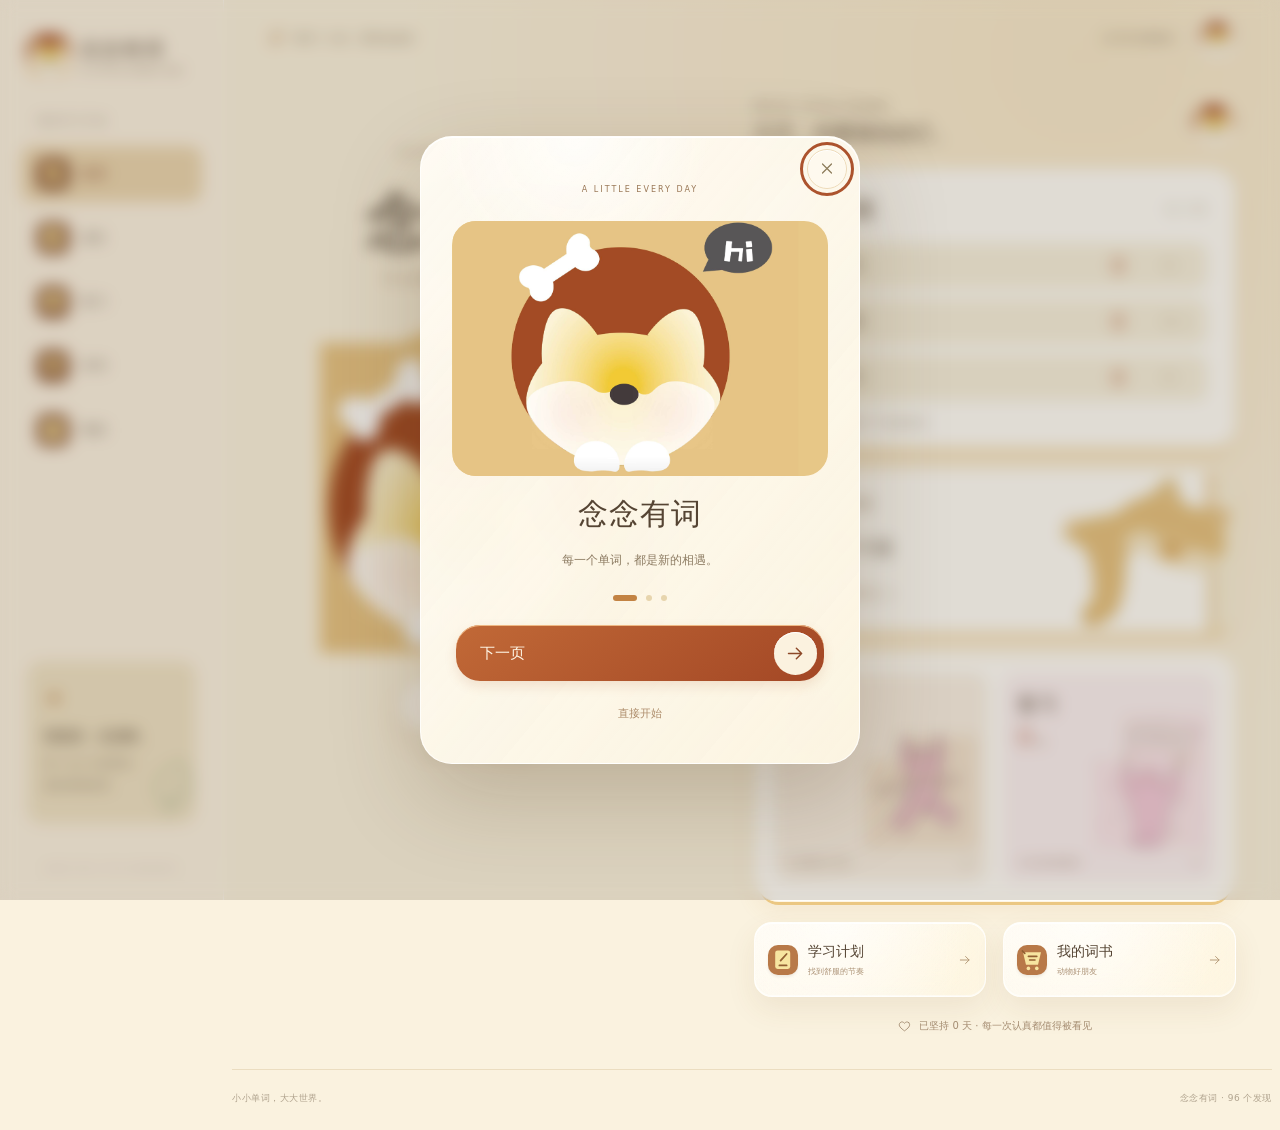
<file: niannian/index.html>
<!doctype html>
<html lang="zh-CN">
<head>
  <meta charset="UTF-8">
  <meta name="viewport" content="width=device-width, initial-scale=1, viewport-fit=cover">
  <meta name="theme-color" content="#fffaf0">
  <meta name="description" content="和念念一起，每天学一点英语。单词、例句、发音与间隔复习，学习进度保存在本机。">
  <meta name="apple-mobile-web-app-capable" content="yes">
  <meta name="apple-mobile-web-app-status-bar-style" content="default">
  <link rel="icon" type="image/svg+xml" href="./assets/icon.svg">
  <link rel="apple-touch-icon" href="./assets/icon-192.png">
  <link rel="manifest" href="./manifest.webmanifest">
  <link rel="stylesheet" href="./src/styles.css">
  <link rel="stylesheet" href="./src/glass.css">
  <title>念念有词 · 和小狗一起学英语</title>
</head>
<body>
  <a class="skip-link" href="#main">跳转到内容</a>
  <div id="app"></div>
  <div id="toast" class="toast" role="status" aria-live="polite"></div>
  <dialog id="modal" aria-labelledby="modal-title"></dialog>
  <noscript>念念有词需要启用 JavaScript 才能保存进度和进行单词练习。</noscript>
  <script type="module" src="./src/app.js"></script>
</body>
</html>
</file>
<file: niannian/src/styles.css>
@charset "UTF-8";
:root{color-scheme:light;--bg:#faf8f2;--paper:#fffdf8;--cream:#fff7e5;--ink:#463b2e;--muted:#877c6a;--primary:#ac532d;--primary-dark:#8b4021;--border:#eee8dc;--green:#657959;--radius:24px;font-family:ui-rounded,"PingFang SC","Microsoft YaHei",system-ui,sans-serif;color:var(--ink);background:var(--bg);font-synthesis:none}
*{box-sizing:border-box}body{margin:0}button,input,select{font:inherit}button,a{-webkit-tap-highlight-color:transparent}button{cursor:pointer;color:inherit}button:disabled{cursor:default}a{color:inherit;text-decoration:none}button{border:0}button:focus-visible,a:focus-visible,input:focus-visible,select:focus-visible{outline:3px solid #ac532d;outline-offset:4px}input,select{min-height:44px}h1,h2,h3,p{margin:0}h1,h2,h3{font-weight:700;letter-spacing:-.035em}p{line-height:1.85}svg{flex-shrink:0}.icon{width:21px;height:21px;vertical-align:middle}.muted{color:var(--muted)}.small{font-size:12px}.wide{width:100%}.caption{font-size:12px;margin-top:22px}.eyebrow{display:block;color:var(--muted);font-size:10px;font-weight:650;letter-spacing:2px;line-height:1.6}.skip-link{position:fixed;top:-60px;left:20px;z-index:1000;padding:14px;background:white}.skip-link:focus{top:10px}
.sidebar{width:224px;position:fixed;inset:0 auto 0 0;background:#fffdf8;border-right:1px solid var(--border);padding:34px 21px 24px;display:flex;flex-direction:column;z-index:20}.brand{display:flex;align-items:center;gap:10px;white-space:nowrap;margin-left:6px}.brand img{border-radius:14px}.brand span{font-weight:800;letter-spacing:1px;font-size:22px}.brand small{display:block;font-size:7px;letter-spacing:1.7px;font-weight:600;color:var(--muted);margin-top:4px}.side-label{font-size:10px;letter-spacing:1.8px;color:#9a907f;margin:57px 16px 18px}.nav-link{display:flex;align-items:center;gap:13px;border-radius:13px;min-height:51px;padding:12px 16px;margin-bottom:8px;color:#7f7565;font-size:13px;font-weight:600;transition:background .2s}.nav-link:hover{background:#f7f0e3}.nav-link.active{background:#f6e9d2;color:var(--primary-dark)}.nav-count{font-size:11px;background:#a95730;color:white;border-radius:20px;padding:2px 6px;margin-left:auto}.sidebar-note{position:relative;margin:auto 6px 27px;padding:24px 17px 27px;background:#f4f1e5;border-radius:15px;overflow:hidden}.sidebar-note h3{font-size:14px;margin:15px 0 7px}.sidebar-note p{font-size:11px;color:var(--muted);line-height:2}.sidebar-note .icon{position:absolute;right:-5px;bottom:7px;transform:rotate(-24deg);width:56px;height:56px;color:#b3bf9c;stroke-width:1}.tiny-spark{font-size:24px;color:#a6b48c}.settings-link{font-size:12px}.sidebar-footer{text-align:center;font-size:7px;letter-spacing:1.4px;color:#b5ac9d;margin-top:12px}
.main-shell{margin-left:224px;max-width:1560px}.topbar{height:91px;padding:0 44px;display:flex;justify-content:space-between;align-items:center;border-bottom:1px solid var(--border)}.top-crumb{font-size:11px;display:flex;align-items:center;gap:10px;color:var(--muted)}.top-crumb .icon{width:16px;height:16px;color:#81936f}.top-actions{display:flex;align-items:center;gap:20px}.date-label{font-size:11px;color:var(--muted)}.profile-button{width:37px;height:37px;background:#f4e7ce;border-radius:50%;font-size:22px;border:3px solid white;box-shadow:0 0 0 1px var(--border)}main{padding:36px 44px 24px;outline:none!important}.page-heading{display:flex;align-items:center;justify-content:space-between;margin-bottom:30px;gap:16px}.page-heading .eyebrow{font-size:9px;margin-bottom:11px}.page-heading h1{font-size:29px;letter-spacing:-.8px;line-height:1.45}.page-heading p{margin-top:10px;font-size:12px;color:var(--muted)}.heading-star{display:inline-block;margin-left:13px;color:#c39847;font-size:30px;font-weight:400}.streak-pill{display:flex;align-items:center;gap:6px;padding:10px 13px;border:1px solid #eedfc1;border-radius:30px;color:#8d6f3b;background:#fbf4e5;white-space:nowrap;font-size:11px}.streak-pill .icon{width:15px;height:15px}.streak-pill strong{font-size:14px}
.dashboard-grid{display:grid;grid-template-columns:minmax(0,1fr) 260px;gap:25px}.main-column,.right-column{min-width:0}.hero-card{position:relative;display:flex;isolation:isolate;background:#f4e6c5;border:1px solid #eedfc0;border-radius:24px;min-height:337px;overflow:hidden}.hero-card:after{content:"";position:absolute;z-index:-1;width:280px;height:280px;border-radius:50%;background:#eddaa9;right:-30px;top:72px}.hero-copy{padding:29px 0 28px 30px;position:relative;z-index:2;width:58%}.pill{display:inline-block;font-size:8px;letter-spacing:1.3px;background:#fffae8b3;color:#887045;padding:7px 10px;border-radius:7px}.hero-copy h2{font-size:33px;line-height:1.55;margin:16px 0 12px;color:#61452a;font-weight:800;letter-spacing:0}.hero-copy p{font-size:11px;color:#8c7656;line-height:1.9}.button{display:inline-flex;align-items:center;justify-content:center;gap:13px;min-height:47px;border-radius:12px;padding:13px 20px;font-size:13px;font-weight:650;transition:transform .15s,background .15s;line-height:1.5}.button:hover{transform:translateY(-1px)}.primary{background:var(--primary);color:#fff8e8;box-shadow:0 4px 0 #8b41231a}.primary:hover{background:var(--primary-dark)}.secondary{background:#f6efe1;border:1px solid #e8ddc8;color:#715536}.hero-cta{margin-top:21px;min-width:171px}.hero-cta .icon{width:17px}.hero-caption{margin-top:13px;font-size:9px;color:#957e5c;display:flex;gap:5px;align-items:center}.small-dot{height:4px;width:4px;border-radius:50%;background:#95a376;display:inline-block}.hero-illustration{position:absolute;right:0;bottom:0;width:49%;height:100%;z-index:1}.puppy{display:block;width:100%;height:auto;object-fit:contain}.hero-illustration .puppy{position:absolute;width:112%;max-width:340px;right:-2px;bottom:16px;transform:rotate(3deg)}.speech-bubble{position:absolute;right:29px;top:34px;background:#fff9e7;border:1px solid #e9d6ae;border-radius:17px 17px 17px 3px;padding:11px 14px;font-size:15px;font-family:Georgia,serif;font-style:italic;transform:rotate(8deg);z-index:3}.speech-bubble span{color:#b3663e;margin-left:4px}.hero-sun{position:absolute;width:37px;height:37px;border-radius:50%;background:#e5bc67;right:176px;top:59px;opacity:.6}.little-flower{position:absolute;font-size:32px;color:#c9a354}.flower-one{bottom:33px;right:29px;transform:rotate(15deg)}.flower-two{top:136px;left:2px;font-size:20px;color:#c9a354}.illustration-caption{position:absolute;bottom:17px;right:30px;color:#aa8e58;font-size:7px;letter-spacing:1.7px}
.stats-row{display:grid;grid-template-columns:repeat(3,1fr);gap:12px;margin:19px 0 28px}.stat{border:1px solid var(--border);background:var(--paper);padding:18px 15px;border-radius:15px;display:flex;gap:12px;align-items:center;text-align:left}.stat-icon{width:37px;height:37px;border-radius:12px;display:grid;place-items:center;flex-shrink:0}.stat-icon .icon{width:18px;height:18px}.peach{background:#f9e8d9;color:#b77d4f}.green{background:#edf0e2;color:#819067}.purple{background:#eeebf1;color:#92819f}.stat small{display:block;font-size:10px;color:var(--muted);margin-bottom:7px}.stat strong{font-size:23px;font-weight:650;line-height:1}.stat strong span{font-size:9px;font-weight:400;color:var(--muted)}.stat>.icon{width:13px;color:#a99d87;margin-left:auto}.section-heading{display:flex;align-items:center;justify-content:space-between;gap:12px;margin-bottom:17px}.section-heading h2{font-size:16px;font-weight:700}.section-heading h2>span{font-size:8px;color:#a89e8c;font-weight:500;letter-spacing:1.3px;margin-left:9px}.section-heading a{font-size:10px;color:var(--muted);white-space:nowrap}.section-heading a .icon{width:13px;height:13px;margin-left:6px}.section-heading>.muted{font-size:11px}.text-button{padding:5px;background:none;font-size:11px;color:var(--primary);display:inline-flex;align-items:center;justify-content:center;gap:5px;min-height:30px}.text-button:hover{text-decoration:underline}.text-button .icon{width:14px;height:14px}.book-preview-grid{display:grid;grid-template-columns:repeat(3,minmax(0,1fr));gap:16px}.book-card{min-width:0;background:transparent;border:0;text-align:left;padding:0;border-radius:16px;transition:transform .2s}.book-card:hover{transform:translateY(-4px)}.book-art{background:var(--book-color);position:relative;height:153px;border-radius:15px;overflow:hidden;display:flex;align-items:center;justify-content:center;flex-direction:column;isolation:isolate;border:1px solid #00000005}.book-art:before{content:"";position:absolute;width:90px;height:90px;border-radius:50%;background:#ffffff40;top:32px;left:calc(50% - 45px);z-index:-1}.book-emoji{font-size:51px;transform:rotate(-8deg);line-height:1.3;margin-top:6px;filter:drop-shadow(0 4px 0 #ffffff2b)}.book-english{font-size:11px;letter-spacing:.3px;color:#705d46;font-family:Georgia,serif;margin-top:10px}.book-corner{position:absolute;top:11px;left:12px;font-size:7px;letter-spacing:1px;color:#806a4d}.book-orbit{position:absolute;width:150px;height:150px;border:1px solid #ffffff30;border-radius:50%;top:49px;right:-91px}.book-info{display:flex;align-items:center;justify-content:space-between;padding:12px 1px 0;gap:4px}.book-info h3{font-size:12px}.book-info>span{font-size:9px;color:#94866e;white-space:nowrap}.book-info .icon{width:12px;height:12px;margin-left:3px}.book-card.selected .book-corner{color:#704526;background:#ffffff7a;padding:3px 6px;border-radius:4px;top:8px;left:9px}.daily-word{display:flex;align-items:center;gap:19px;margin-top:25px;padding:19px 22px;border:1px solid var(--border);border-radius:16px;background:#fffdf8}.daily-word-symbol{font-size:31px;background:#f4efdf;border-radius:13px;width:54px;height:57px;display:grid;place-items:center}.daily-word .eyebrow{font-size:7px;letter-spacing:1.8px}.daily-word h3{font-family:Georgia,serif;font-size:21px;margin:6px 0 4px;font-weight:500}.daily-word h3 span{font:10px system-ui;color:var(--muted);margin-left:9px}.daily-word p{font-size:10px;color:var(--muted)}.icon-button{display:inline-flex;align-items:center;justify-content:center;background:transparent;border-radius:50%;width:40px;height:40px;flex-shrink:0;color:#8e7c5b}.icon-button:hover{background:#f2e7d0}.sound-button{background:#f5ead4;color:#a27943}.daily-word>.icon-button{margin-left:auto;width:36px;height:36px}.panel{background:var(--paper);border:1px solid var(--border);border-radius:20px;padding:24px}.right-column{display:flex;flex-direction:column;gap:20px}.daily-plan{padding:23px 19px}.daily-plan .section-heading{margin-bottom:15px}.daily-plan h2{font-size:13px}.daily-plan .text-button{font-size:10px}.goal-ring{--progress:0%;height:154px;width:154px;margin:8px auto 19px;border-radius:50%;background:conic-gradient(#aa7850 var(--progress),#f2ead8 0);padding:10px;transform:rotate(-0deg)}.goal-ring>div{width:100%;height:100%;border-radius:50%;background:var(--paper);display:flex;align-items:center;justify-content:center;flex-direction:column}.goal-ring strong{font-size:38px;font-weight:600;color:#69513a}.goal-ring strong span{font-size:17px;font-weight:400;color:#b2a187}.goal-ring small{font-size:9px;color:#9f8e76;margin-top:7px}.goal-note{font-size:10px;text-align:center;color:var(--muted)}.week-dots{display:grid;grid-template-columns:repeat(7,1fr);margin-top:25px;gap:4px}.week-dots>div{text-align:center}.week-dots span{display:block;font-size:9px;color:#a3967e;margin-bottom:8px}.week-dots i{width:23px;height:23px;border-radius:50%;background:#f2eee4;display:inline-grid;place-items:center;font-style:normal;color:#c0b59f}.week-dots .today{box-shadow:0 0 0 2px #dfc797;background:#f4e4bd;color:#9c703c}.week-dots .done{background:#b2bf98;color:white}.current-book{padding:22px 20px}.current-book .eyebrow{font-size:9px;letter-spacing:1px}.current-book-title{display:flex;align-items:center;gap:12px;margin:17px 0 19px}.current-book-title>span{font-size:28px;background:#f7ead0;border-radius:12px;width:49px;height:49px;display:grid;place-items:center}.current-book h3{font-size:13px}.current-book p{font-size:10px;color:var(--muted);margin-top:5px}.progress-track{height:5px;background:#eee9dc;border-radius:10px;overflow:hidden}.progress-track>span{display:block;height:100%;background:#b9a079;border-radius:10px}.current-book .progress-caption{display:flex;align-items:center;justify-content:space-between;font-size:9px;margin-top:9px}.current-book .text-button{font-size:9px;padding:0}.current-book .text-button .icon{width:12px}.note-card{margin:6px 3px 0;padding:28px 23px 30px;background:#eeefdf;border-radius:4px 20px 17px 20px;position:relative;transform:rotate(-2deg);min-height:175px}.tape{position:absolute;width:55px;height:18px;left:calc(50% - 28px);top:-8px;background:#ddd8beaa;transform:rotate(6deg)}.note-card .eyebrow{font-size:9px;letter-spacing:1px;color:#8b8c70}.note-card p{font-size:13px;line-height:1.95;color:#697159;margin-top:11px}.note-flower{position:absolute;right:19px;bottom:17px;font-size:48px;color:#b2bd8b;transform:rotate(14deg)}.page-footer{display:flex;justify-content:space-between;margin:10px 44px 0;padding:22px 0 25px;border-top:1px solid var(--border);font-size:9px;color:#b0a38e;letter-spacing:.5px}.mobile-nav{display:none}
.books-grid{display:grid;grid-template-columns:repeat(3,1fr);gap:27px 23px;margin-bottom:35px}.books-grid .book-art{height:180px}.books-grid .book-emoji{font-size:63px}.books-grid .book-info h3{font-size:16px}.books-grid .book-info>span{font-size:11px}.books-grid .book-card>p{font-size:11px;color:var(--muted);margin:8px 0 12px}.library-controls{display:flex;justify-content:space-between;gap:15px;align-items:center;margin:23px 0}.filter-tabs{display:flex;gap:6px}.filter-tab{background:transparent;padding:10px 13px;border-radius:20px;font-size:12px;color:var(--muted)}.filter-tab.active{background:#f3e5ca;color:#8d6138;font-weight:650}.search-field{display:flex;align-items:center;background:#f8f4eb;border-radius:12px;padding:0 12px;gap:9px}.search-field .icon{width:16px;color:#a39376}.search-field input{background:none;border:0;width:185px;font-size:12px;outline-offset:0;border-radius:4px;color:var(--ink)}.word-list{display:grid;grid-template-columns:1fr 1fr;column-gap:25px}.word-row{display:flex;align-items:center;border-top:1px solid var(--border);gap:4px;min-height:79px}.word-open{display:flex;align-items:center;gap:11px;padding:11px 0;background:none;text-align:left;flex:1;min-width:0}.word-emoji{font-size:27px;width:38px}.word-open strong{font-size:16px;display:block;font-family:Georgia,serif;font-weight:500}.word-open small{font-size:11px;color:var(--muted);display:block;margin-top:6px}.word-status{font-size:9px;color:#9c917b}.word-row .icon-button{width:34px;height:40px}.word-row .icon{width:17px}.is-favorite{color:#b48a35}.is-favorite svg{fill:#efd899}.empty-state{text-align:center;padding:43px 20px;grid-column:1/-1}.empty-state>span{font-size:55px}.empty-state h3{font-size:19px;margin:18px 0 8px}.empty-state p{font-size:13px;color:var(--muted);margin-bottom:20px}.empty-state.large{padding:70px 20px}.empty-state.large h1{font-size:29px;margin:20px 0 12px}
.review-hero{display:flex;align-items:center;gap:20px;background:#f4ecd8;min-height:280px;overflow:hidden}.review-hero>div:first-child{flex:1}.review-hero h2{font-size:27px;margin:20px 0 14px}.review-hero p{font-size:12px;color:var(--muted);margin-bottom:23px}.review-art{width:235px;flex-shrink:0}.review-grid{display:grid;grid-template-columns:repeat(4,1fr);gap:16px}.review-word{display:flex;flex-direction:column;align-items:center;gap:10px}.review-word>span{font-size:35px}.review-word>strong{font:22px Georgia,serif}.review-word>small{color:var(--muted)}.review-hero+.section-heading{margin-top:28px}.soft-info{display:flex;align-items:flex-start;gap:13px;background:#eff1e6;border-radius:15px;padding:18px 21px;margin-top:27px;color:#71805f}.soft-info p{font-size:12px}.soft-info .icon{margin-top:3px}.growth-stats{display:grid;grid-template-columns:repeat(4,1fr);gap:20px;margin:10px 0 28px}.growth-stats .panel{display:flex;flex-direction:column;gap:15px}.growth-stats .icon{color:#a17d4d}.growth-stats strong{font-size:39px;color:#725639}.growth-stats span{font-size:12px;color:var(--muted)}.growth-grid{display:grid;grid-template-columns:1.15fr 1fr;gap:24px}.week-chart{display:flex;justify-content:space-around;padding-top:20px;gap:10px}.chart-column{width:32px;text-align:center}.chart-column>span{font-size:12px;color:var(--muted)}.chart-slot{height:158px;display:flex;align-items:flex-end;margin:12px 0}.chart-slot i{display:block;background:#dfd5bd;border-radius:9px 9px 3px 3px;width:100%}.chart-slot i.today{background:#b88755}.chart-column small{font-size:10px;color:var(--muted)}.stickers{display:grid;grid-template-columns:repeat(3,1fr);gap:21px 10px;margin-top:23px}.sticker{text-align:center;opacity:.65;filter:grayscale(1)}.sticker.earned{opacity:1;filter:none}.sticker>span{display:grid;place-items:center;border-radius:50%;background:#f5eedb;width:57px;height:57px;margin:0 auto 10px;font-size:29px}.sticker strong{font-size:10px;display:block}.sticker small{font-size:9px;color:var(--muted);display:block;margin-top:6px}
.settings-grid{display:grid;grid-template-columns:1fr 1fr;gap:24px}.settings-card h2{font-size:19px;margin-bottom:12px}.settings-card p{font-size:12px;color:var(--muted);margin-bottom:20px}.settings-card h2:not(:first-child){margin-top:30px}.goal-options{display:flex;gap:10px;margin:22px 0 30px}.goal-option{display:flex;flex-direction:column;align-items:center;justify-content:center;gap:9px;flex:1;background:#f8f3e7;border:1px solid #e8dfcd;border-radius:13px;min-height:81px}.goal-option strong{font-size:25px;font-weight:650}.goal-option span{font-size:10px;color:var(--muted)}.goal-option.active{background:#f4dfb3;border-color:#c9974e;color:#88612f}.setting-row{display:flex;align-items:center;justify-content:space-between;gap:15px;min-height:61px;border-bottom:1px solid var(--border);font-size:13px}.setting-row select{background:#f8f2e4;border:1px solid #e5dac4;border-radius:9px;padding:7px;color:var(--ink)}.setting-row input[type=checkbox]{width:22px;accent-color:var(--primary)}.settings-card .setting-row+.button{margin-top:20px}.settings-card .button+.small{margin-top:15px}.backup-actions{display:flex;gap:10px;flex-wrap:wrap}.settings-card .button{font-size:12px;min-height:45px}hr{height:1px;border:0;background:var(--border);margin:28px 0}.danger{color:#ae5643}.danger-button{background:#a84b38;color:white}
.lesson-top{max-width:740px;margin:0 auto;display:flex;align-items:center;justify-content:space-between;gap:12px}.lesson-top>span{font-size:12px;color:var(--muted)}.lesson-top b{margin-left:14px;color:#755b3c}.lesson-progress{max-width:740px;height:6px;border-radius:10px;background:#eae2d1;margin:16px auto 30px;overflow:hidden}.lesson-progress>span{display:block;height:100%;background:#bc955c;border-radius:10px;transition:width .25s}.lesson-wrap{max-width:590px;margin:auto}.lesson-card{text-align:center;padding:31px 44px}.lesson-hint{color:var(--muted);font-size:12px;margin-top:9px}.lesson-emoji{height:115px;font-size:75px;display:grid;place-items:center;margin:18px 0 10px;background:radial-gradient(ellipse,#f5ecd9 0%,transparent 67%)}.word-heading{display:flex;align-items:center;justify-content:center;gap:15px}.word-heading h1{font:500 51px/1.1 Georgia,serif;letter-spacing:-1px}.word-heading .icon-button{width:37px;height:37px}.ipa{font-family:"Segoe UI",system-ui,sans-serif;font-size:15px;color:#90816b;margin-top:13px;line-height:1.5}.word-meaning{font-size:22px;margin-top:18px}.example{display:flex;justify-content:center;align-items:center;background:#f7f2e7;border-radius:14px;padding:17px 18px;gap:9px;margin:24px 0}.example p{font:17px/1.65 Georgia,serif;color:#65533c}.example span{display:block;font:12px/1.6 system-ui;color:#97866e;margin-top:7px}.example .icon-button{width:31px;height:31px}.example .icon{width:18px}.lesson-footer{display:flex;align-items:center;justify-content:center;gap:9px;color:#a7957b;font-size:11px;margin:21px 0}.lesson-footer .icon{width:14px;height:14px}.quiz-mark{width:58px;height:58px;border-radius:50%;background:#f2e8d3;color:#b9a47b;display:grid;place-items:center;font:32px Georgia,serif;margin:23px auto}.quiz-options{display:grid;grid-template-columns:1fr 1fr;gap:12px;margin:27px 0 22px}.quiz-option{display:flex;align-items:center;gap:12px;padding:17px 15px;min-height:66px;border:1px solid #e7dcc6;border-radius:12px;background:#fffcf4;text-align:left}.quiz-option:hover:not(:disabled){background:#f5e8cc;border-color:#c8a972}.quiz-option>span{font:14px Georgia,serif;background:#f4ecd9;width:28px;height:28px;border-radius:8px;display:grid;place-items:center}.quiz-option>strong{font-size:16px;font-weight:500}.quiz-option>.icon{margin-left:auto;width:18px}.quiz-option.correct{border-color:#a6b583;background:#eef3e3;color:#4f6534}.quiz-option.incorrect{border-color:#d8a18c;background:#fbede5;color:#9a5439}.answer-feedback{border-radius:13px;text-align:left;padding:16px 18px;margin:13px 0 20px;background:#edf2e4;color:#55663a}.answer-feedback.wrong{background:#faf0df;color:#85613d}.answer-feedback strong{display:block;font-size:13px;line-height:1.7}.answer-feedback span{display:block;font:16px/1.7 Georgia,serif;margin-top:7px}.answer-feedback small{display:block;margin-top:4px;font-size:11px;line-height:1.8}.completion{max-width:670px;margin:10px auto;text-align:center;padding:34px 45px}.completion-art{position:relative;width:210px;margin:6px auto}.completion-art>span{position:absolute;font-size:36px;color:#c6a04c;top:19px;right:-19px}.completion h1{font-size:26px;margin:15px 0}.completion>p{font-size:13px;color:var(--muted)}.completion-stats{display:flex;justify-content:space-evenly;background:#f7f1e4;border-radius:16px;padding:23px;margin:26px 0}.completion-stats strong{display:block;font-size:31px;color:#926b3f}.completion-stats span{display:block;color:#9b8667;font-size:10px;margin-top:7px}.completion-words{display:flex;flex-wrap:wrap;justify-content:center;gap:8px;margin:20px 0}.word-chip{background:#f5f0e4;border-radius:25px;padding:8px 12px;font-size:12px}.completion-actions{display:flex;justify-content:center;gap:12px;margin:24px 0 17px}
dialog{border:1px solid #ede3d0;border-radius:26px;background:#fffdf7;padding:35px;width:min(480px,calc(100vw - 30px));color:var(--ink);box-shadow:0 20px 100px #60421b30;text-align:center;max-height:90dvh;overflow-y:auto}dialog::backdrop{background:#38271360;backdrop-filter:blur(5px)}dialog h2{font-size:27px;margin:16px 0 14px}dialog p{font-size:13px;color:var(--muted);line-height:1.85;margin:12px 0 23px}dialog .wide{margin-top:10px}.modal-close{position:absolute;top:12px;right:12px;z-index:3}.modal-close .icon{width:18px}.welcome-art{height:200px;width:230px;margin:-10px auto 18px;background:radial-gradient(ellipse,#f6e6ba 0%,transparent 70%)}.welcome-art .puppy{height:205px}.welcome-tags{display:flex;gap:7px;justify-content:center;font-size:9px;color:#8a775a;margin:22px 0}.welcome-tags span{background:#f7efdd;padding:6px 9px;border-radius:20px}.detail-emoji{font-size:65px;line-height:1.3;margin-top:10px}.detail-word{font-family:Georgia,serif;font-size:39px}.modal-actions{display:flex;gap:10px;justify-content:center}.toast{position:fixed;bottom:35px;left:calc(50% + 80px);transform:translate(-50%,20px);opacity:0;background:#51432eeF;color:#fff9ec;border-radius:13px;padding:13px 21px;z-index:200;max-width:min(500px,90vw);font-size:12px;line-height:1.7;pointer-events:none;box-shadow:0 8px 25px #00000010;transition:opacity .2s,transform .2s}.toast.visible{opacity:1;transform:translate(-50%,0)}.notice{padding:14px 18px;background:#f6e4c3;border-radius:12px;font-size:12px;margin-bottom:20px}
@media(min-width:1550px){.hero-card{min-height:375px}.hero-copy{padding:35px}.hero-copy h2{font-size:39px}.hero-copy p{font-size:13px}.hero-illustration .puppy{max-width:380px;right:20px}.hero-illustration{width:50%}.hero-cta{margin-top:24px}.book-art{height:170px}.right-column{gap:24px}.dashboard-grid{grid-template-columns:minmax(0,1fr) 290px}}
@media(max-width:1220px){.sidebar{width:193px;padding:28px 14px}.brand span{font-size:20px}.brand img{width:37px;height:37px}.brand small{font-size:6px}.main-shell{margin-left:193px}.topbar{padding:0 28px}main{padding:28px}.page-footer{margin:10px 28px 0}.dashboard-grid{grid-template-columns:minmax(0,1fr) 230px;gap:20px}.page-heading h1{font-size:25px}.hero-copy h2{font-size:28px}.hero-copy{padding-left:24px}.hero-illustration{width:45%}.hero-illustration .puppy{bottom:45px}.speech-bubble{right:15px;font-size:13px}.hero-sun{display:none}.stat{padding:16px 10px;gap:8px}.stat-icon{width:28px;height:32px}.stat strong{font-size:20px}.stat strong span{font-size:8px}.section-heading h2>span{display:none}.book-preview-grid{gap:12px}.book-info{flex-wrap:wrap;row-gap:6px}.book-info h3{width:100%}.book-art{height:143px}.stat>.icon{display:none}.streak-pill{font-size:10px}.word-list{grid-template-columns:1fr}.word-status{margin-right:15px}.settings-grid{gap:16px}.settings-card{padding:22px}.goal-options{gap:7px}}
@media(max-width:1020px) and (min-width:761px){.dashboard-grid{grid-template-columns:minmax(0,1fr)}.right-column{display:grid;grid-template-columns:1fr 1fr;align-items:start}.note-card{display:none}.daily-plan .goal-ring{width:120px;height:120px;float:left;margin:5px 18px 5px 0}.daily-plan .goal-note{margin-top:35px}.daily-plan{grid-column:1/-1}.daily-plan .week-dots{margin-top:18px}.current-book{grid-column:1/-1}.hero-copy h2{font-size:36px}.hero-illustration{width:47%}.hero-illustration .puppy{bottom:15px;right:0}.page-heading{align-items:flex-start}.streak-pill{display:none}.settings-grid{grid-template-columns:1fr}.growth-grid{grid-template-columns:1fr}.growth-stats{gap:12px}.growth-stats .panel{padding:18px}.books-grid{gap:20px 13px}.books-grid .book-art{height:155px}.review-grid{grid-template-columns:repeat(3,1fr)}}
@media(max-width:760px){.sidebar{display:none}.main-shell{margin:0}.topbar{height:67px;padding:0 21px}.top-crumb{font-size:10px}.top-crumb:before{content:"念念有词";font-size:18px;font-weight:800;letter-spacing:1px;color:#57452f}.top-crumb>.icon{display:none}.top-crumb{font-size:0}.date-label{font-size:10px}.profile-button{width:34px;height:34px;font-size:20px}.top-actions{gap:12px}main{padding:27px 21px 15px}.page-heading{margin-bottom:22px;display:block}.page-heading .eyebrow{font-size:8px;margin-bottom:8px}.page-heading h1{font-size:24px;line-height:1.5}.page-heading p{font-size:11px;line-height:1.8;margin-top:7px}.heading-star{font-size:25px;margin-left:8px}.streak-pill{display:none}.dashboard-grid{display:flex;flex-direction:column;gap:22px}.hero-card{min-height:311px;border-radius:20px}.hero-copy{padding:23px 0 24px 23px;width:64%}.hero-copy .pill{font-size:6px;letter-spacing:.6px;padding:6px}.hero-copy h2{font-size:27px;margin:16px 0 10px;line-height:1.48}.hero-copy p{font-size:10px}.hero-cta{min-width:153px;font-size:12px;margin-top:20px;padding:12px 14px;gap:14px;min-height:44px}.hero-caption{font-size:8px;margin-top:12px}.hero-illustration{width:47%}.hero-illustration .puppy{width:147%;max-width:none;right:-25px;bottom:34px}.speech-bubble{font-size:12px;right:17px;top:32px;padding:9px 11px}.hero-card:after{width:190px;height:220px;top:110px;right:-55px}.flower-one{font-size:23px;right:17px;bottom:29px}.flower-two{display:none}.illustration-caption{font-size:5px;letter-spacing:1px;right:8px;bottom:17px}.stats-row{gap:8px;margin:15px 0 24px}.stat{padding:15px 9px;display:block;text-align:left;border-radius:13px;position:relative}.stat-icon{position:absolute;width:22px;height:22px;right:8px;top:13px;border-radius:7px}.stat-icon .icon{width:13px;height:13px}.stat small{font-size:9px;margin-bottom:12px}.stat strong{font-size:25px}.stat strong span{font-size:8px;display:block;margin-top:7px}.section-heading{margin-bottom:14px}.section-heading h2{font-size:15px}.section-heading a{font-size:10px}.book-preview-grid{gap:10px}.book-art{height:126px;border-radius:12px}.book-emoji{font-size:38px}.book-art:before{width:65px;height:65px;left:calc(50% - 32px);top:30px}.book-english{font-size:9px;margin-top:10px}.book-corner{font-size:5px;left:8px;top:8px}.book-card.selected .book-corner{top:7px;left:7px;padding:2px 5px}.book-info h3{font-size:11px}.book-info span{font-size:8px}.book-info .icon{height:10px;width:10px}.daily-word{padding:16px 13px;gap:13px;margin-top:21px;border-radius:15px}.daily-word-symbol{width:40px;height:46px;font-size:26px;flex-shrink:0}.daily-word h3{font-size:20px}.daily-word h3 span{font-size:10px}.daily-word p{font-size:9px}.daily-word>.icon-button{width:33px;height:33px}.right-column{display:grid;grid-template-columns:1fr;gap:16px}.daily-plan{padding:21px}.daily-plan .section-heading h2{font-size:14px}.goal-ring{width:120px;height:120px;float:left;margin:5px 23px 4px 0;padding:8px}.goal-ring strong{font-size:32px}.goal-ring small{font-size:8px}.daily-plan .goal-note{text-align:left;padding-top:18px;font-size:10px;min-height:48px}.week-dots{margin-top:18px;gap:3px}.week-dots span{font-size:8px}.week-dots i{width:19px;height:19px;font-size:10px}.daily-plan:after{content:"";display:block;clear:both}.current-book{display:none}.note-card{margin:5px 3px 0;min-height:132px;padding:24px;transform:rotate(-1deg)}.note-card p{font-size:12px;line-height:1.8;margin-top:9px}.note-card p br{display:none}.note-flower{right:22px;bottom:10px;font-size:37px;opacity:.55}.page-footer{margin:15px 21px 0;padding:19px 0 107px;font-size:8px}.mobile-nav{display:flex;position:fixed;z-index:30;bottom:0;left:0;right:0;height:calc(72px + env(safe-area-inset-bottom));padding:7px 10px calc(7px + env(safe-area-inset-bottom));background:#fffdf8f5;backdrop-filter:blur(16px);border-top:1px solid #e9e0ce;justify-content:space-around}.mobile-nav a{display:flex;align-items:center;justify-content:center;flex-direction:column;gap:6px;min-width:64px;color:#a29783;position:relative;font-size:10px}.mobile-nav a .icon{width:21px;height:21px}.mobile-nav a.active{color:#a15b31}.mobile-nav a.active:before{content:"";position:absolute;top:2px;width:40px;height:29px;border-radius:12px;background:#f4e6cb;z-index:-1}.mobile-nav a span{font-size:9px;font-weight:600}.books-grid{grid-template-columns:1fr 1fr;gap:22px 15px;margin:20px 0 26px}.books-grid .book-art{height:150px}.books-grid .book-emoji{font-size:49px}.books-grid .book-info h3{font-size:14px}.books-grid .book-info>span{font-size:10px}.books-grid .book-card>p{font-size:10px;line-height:1.7}.word-library{padding:20px 16px}.library-controls{display:block;margin:17px 0}.filter-tabs{gap:5px;margin-bottom:15px}.filter-tab{font-size:11px;padding:8px 12px}.search-field input{width:100%;font-size:12px}.search-field{width:100%}.word-list{grid-template-columns:1fr}.word-row{min-height:75px}.word-status{font-size:8px;margin-right:1px}.word-row .icon-button{width:32px}.word-emoji{font-size:23px;width:31px}.word-open strong{font-size:16px}.word-open{gap:8px}.review-hero{min-height:260px;padding:24px;position:relative;display:block}.review-hero>div:first-child{position:relative;z-index:2}.review-hero h2{font-size:24px;line-height:1.5;max-width:230px}.review-hero p{font-size:11px;max-width:210px}.review-hero .pill{font-size:8px}.review-art{position:absolute;width:180px;right:-33px;bottom:4px;opacity:.55}.review-grid{grid-template-columns:1fr 1fr;gap:12px}.review-word{padding:20px}.review-word>strong{font-size:20px}.soft-info{padding:17px;gap:10px}.soft-info p{font-size:11px}.growth-stats{grid-template-columns:1fr 1fr;gap:13px}.growth-stats .panel{padding:21px;gap:10px}.growth-stats strong{font-size:34px}.growth-stats span{font-size:11px}.growth-grid{grid-template-columns:1fr;gap:20px}.growth-grid .panel{padding:23px}.stickers{gap:22px 15px}.sticker strong{font-size:11px}.settings-grid{grid-template-columns:1fr;gap:19px}.settings-card{padding:23px}.goal-options{gap:9px}.goal-option{min-height:79px}.lesson-top>span{font-size:10px}.lesson-top .text-button{font-size:10px;gap:3px}.lesson-top b{margin-left:5px}.lesson-top{gap:3px}.lesson-top .icon-button{height:35px;width:35px}.lesson-progress{margin:15px 0 23px}.lesson-card{padding:25px 21px;border-radius:20px}.lesson-card .eyebrow{font-size:8px;letter-spacing:1.5px}.lesson-hint{font-size:11px}.lesson-emoji{font-size:68px;height:100px;margin-top:18px}.word-heading h1{font-size:44px}.word-heading{gap:12px}.ipa{font-size:14px;margin-top:11px}.word-meaning{font-size:20px;margin-top:16px}.example{padding:15px 12px;margin:22px 0}.example p{font-size:16px}.example span{font-size:11px;line-height:1.8}.quiz-option{gap:9px;padding:13px 11px;min-height:65px}.quiz-option strong{font-size:15px}.quiz-option>span{width:24px;height:24px;font-size:12px}.quiz-options{gap:10px;margin:24px 0 19px}.quiz-option>.icon{width:15px}.lesson-footer{font-size:10px}.answer-feedback{padding:14px}.answer-feedback strong{font-size:12px}.completion{padding:25px 21px;margin:0 auto}.completion h1{font-size:22px;line-height:1.6}.completion .eyebrow{font-size:8px}.completion-art{width:180px}.completion p{font-size:12px}.completion-stats{padding:19px 12px;margin:22px 0}.completion-stats strong{font-size:28px}.completion-stats span{font-size:9px}.completion-actions .button{font-size:12px;padding:12px 17px}.completion-actions{gap:11px}.toast{left:50%;bottom:99px;font-size:11px;max-width:calc(100vw - 32px);width:max-content}dialog{padding:29px 24px}dialog h2{font-size:24px}.welcome-tags{gap:5px;font-size:8px}.welcome-tags span{padding:6px 7px}.welcome-art{height:180px}.welcome-art .puppy{height:185px}.empty-state.large h1{font-size:23px}.empty-state.large{padding:45px 10px}}
@media(max-width:370px){main{padding-left:16px;padding-right:16px}.page-heading h1{font-size:21px}.heading-star{font-size:22px;margin-left:5px}.hero-copy h2{font-size:26px}.hero-copy{padding-left:17px}.hero-illustration .puppy{right:-36px}.hero-copy p{font-size:9px}.hero-cta{min-width:142px}.hero-copy .pill{font-size:5px}.daily-plan{padding:18px 14px}.goal-ring{width:106px;height:106px;margin-right:15px}.goal-ring small{font-size:7px}.book-english{font-size:8px}.stat small{font-size:8px}.stat-icon{width:19px;height:19px}.word-status{display:none}.quiz-option>strong{font-size:13px}.settings-card{padding:20px}}
@media(prefers-reduced-motion:reduce){*,*:before,*:after{animation:none!important;transition:none!important;scroll-behavior:auto!important}}

@media(max-width:760px){.hero-copy h2{white-space:nowrap;font-size:26px}}@media(max-width:370px){.hero-copy h2{font-size:24px}}
</file>
<file: niannian/src/glass.css>
/* Portfolio palette, original artwork and a translucent control layer. */
:root{--bg:#faf2df;--paper:#fffdf8;--ink:#554433;--primary:#ad5128;--primary-dark:#823b20;--muted:#8d7c63;--border:#e9d7b8;--glass-shadow:0 12px 30px #76502416,inset 0 1px 0 #ffffffed,inset 0 -1px 0 #ffffff80;background:var(--bg)}
body{background:radial-gradient(ellipse at 85% 5%,#eecf9740,transparent 45%),var(--bg);min-height:100dvh}
.original-art{display:block;width:100%;height:100%;overflow:hidden}.portfolio-icon{width:32px;height:32px;flex-shrink:0;filter:drop-shadow(0 2px 1px #633f2717)}
.liquid,dialog,.mobile-nav{background:radial-gradient(160px circle at var(--light-x,35%) var(--light-y,0%),#ffffffa3,transparent 85%),linear-gradient(130deg,#fffdf8c7,#fff8e688);border:1px solid #ffffffc9;box-shadow:var(--glass-shadow);-webkit-backdrop-filter:blur(22px) saturate(150%);backdrop-filter:blur(22px) saturate(150%)}
.sidebar{background:#fbf3e4c7;border-right:1px solid #ffffffc7;-webkit-backdrop-filter:blur(20px);backdrop-filter:blur(20px)}
.brand-avatar{width:43px;height:43px;border-radius:15px;background:#e7c787}.brand span{font-size:20px}.brand small{letter-spacing:1.4px}.sidebar .nav-link{min-height:55px;gap:12px}.sidebar .nav-link.active{background:#ead6b1}.sidebar .nav-link .portfolio-icon{background:#875236;border-radius:9px;padding:3px}.sidebar-note{background:#efe3c7}.sidebar-note .tiny-spark{color:#bf854a}.settings-link{display:none}.side-label{margin-top:37px}
.topbar{height:76px;border:0}.top-crumb .icon{color:#b37b48}.profile-button{padding:0;overflow:hidden;background:#e7c787;width:39px;height:39px}.profile-button svg{width:100%;height:100%}main{padding-top:16px}.page-heading h1{font-weight:650;letter-spacing:-.7px}.panel{background:#fffdf8e8;box-shadow:0 8px 18px #cfa55d17;border-color:#f4e3bd}.button{border-radius:24px}.button.primary{background:linear-gradient(145deg,#c16937,#a34725);box-shadow:inset 0 1px 0 #efb883,0 5px 12px #ab572a25}.button.secondary{background:#fffbf0d9;border-color:#e6d3b4}.icon-button{background:#fffaf0b3;border:1px solid #eddbba;box-shadow:inset 0 1px 0 #fff}.page-footer{border-color:#ebddc0}
.reference-layout{display:grid;grid-template-columns:minmax(250px,.9fr) minmax(345px,1fr);gap:52px;align-items:start;max-width:1040px;margin:0 auto}.brand-story{position:sticky;top:35px;padding:55px 0 20px;text-align:center}.story-label{font-size:9px;letter-spacing:2.2px;color:#967958}.brand-story h1{font-size:64px;font-weight:900;letter-spacing:-4px;line-height:1.4;margin:18px 0 2px;color:#382b20}.brand-story h1>span{color:#ac4f29}.brand-story>p{font-size:10px;color:#92785b}.story-mascot{background:#e7c787;border-radius:48% 48% 41% 41%;padding:20px 0 0;margin:35px auto 22px;max-width:330px;aspect-ratio:1}.story-mascot svg{animation:mascot-breathe 6s ease-in-out infinite}.story-button{min-width:165px;margin:6px auto 17px;color:#7b4c2e}.brand-story>small{display:block;color:#a68c70;font-size:10px;letter-spacing:2px}
.home-greeting{display:flex;align-items:center;justify-content:space-between;margin:10px 0 21px}.home-greeting .eyebrow{font-size:8px;letter-spacing:1.7px}.home-greeting h1{font-size:20px;font-weight:600;letter-spacing:0;margin-top:5px}.avatar-button{width:45px;height:45px;border-radius:50%;overflow:hidden;padding:0;background:#e7c787;border:2px solid #fff8ec}.reference-grid{display:grid;gap:20px}.paper-card{background:#fffefa;border:1px solid #fff6e4;border-radius:25px;box-shadow:0 8px 0 -5px #ebc782,0 10px 20px #c6994a18}.achievement-card{padding:25px 28px 18px}.card-title{display:flex;align-items:center;justify-content:space-between;margin-bottom:18px}.card-title h2{font-weight:500;letter-spacing:0;font-size:23px}.card-title>span{font-size:10px;letter-spacing:1px;color:#a99475}.achievement-row{display:flex;align-items:center;gap:15px;width:100%;text-align:left;border-radius:11px;background:#f6f0de;margin:10px 0;padding:10px 16px;min-height:43px}.achievement-row>span{font-size:16px;flex:1}.achievement-row>strong{font-size:23px;color:#c47656;font-weight:500;min-width:38px}.achievement-row>small{font-size:10px;color:#ac9778;min-width:27px}.achievement-row .icon{width:12px;height:12px}.achievement-caption{font-size:10px;margin-top:15px;color:#a49279;letter-spacing:.3px}
.goal-companion{position:relative;min-height:149px;isolation:isolate;overflow:hidden}.goal-copy{position:relative;z-index:2;padding:23px 27px;width:70%}.goal-copy>span{font-size:13px;color:#8b7157}.goal-copy p{font-size:19px;line-height:1.5;margin:6px 0 10px}.goal-copy strong{font-size:33px;color:#bb6742;letter-spacing:-1px}.goal-copy .text-button{font-size:10px;color:#a18160;gap:5px}.goal-copy .icon{width:12px}.sleepy-art{position:absolute;right:-10px;bottom:-13px;width:177px;height:160px;z-index:1;transform:rotate(-3deg);border-radius:50% 0 0 0;overflow:hidden;opacity:.94}.sleepy-art .original-art{object-fit:cover}.practice-pair{display:grid;grid-template-columns:1fr 1fr;gap:16px;padding:19px}.practice-tile{position:relative;display:block;min-width:0;padding:16px 14px 12px;border-radius:15px;text-align:left;overflow:hidden;background:#f8f0e5}.review-tile{background:#fbf1f3}.practice-label{position:relative;z-index:2;display:block;font-size:20px;font-weight:500;line-height:1.5}.practice-label strong{display:block;font-size:25px;color:#c27d68;font-weight:500}.practice-label small{font-size:10px;font-weight:400;color:#a69480}.rabbit-art{height:122px;width:112px;max-width:100%;margin:-29px -4px 0 auto;mix-blend-mode:multiply}.review-tile .rabbit-art{height:133px;margin-top:-40px}.tile-action{display:flex;align-items:center;justify-content:space-between;gap:3px;margin-top:8px;font-size:9px;color:#9c816e}.tile-action .icon{height:13px;width:13px}.quick-pair{display:grid;grid-template-columns:1fr 1fr;gap:17px}.quick-card{display:flex;align-items:center;text-align:left;gap:10px;padding:17px 13px;border-radius:18px;min-height:75px}.quick-card .portfolio-icon{width:30px;height:30px;background:#b87948;border-radius:10px;padding:3px}.quick-card>span{font-size:14px;flex:1}.quick-card small{font-size:8px;display:block;color:#ac9276;margin-top:5px}.quick-card>.icon{width:14px;height:14px;color:#b49876}.home-footnote{font-size:10px;text-align:center;color:#a68e73;line-height:1.8}.home-footnote .icon{width:13px;height:13px;margin-right:5px}
/* Floating navigation keeps its backdrop while the selected glass lens moves. */
.mobile-nav{position:fixed;bottom:calc(15px + env(safe-area-inset-bottom));left:14px;right:14px;border-radius:29px;height:72px;padding:6px;isolation:isolate;overflow:hidden;background:radial-gradient(180px circle at var(--light-x,30%) var(--light-y,0%),#ffffff35,transparent 90%),linear-gradient(125deg,#956448ec,#73462deb);border:1px solid #ffffff80;box-shadow:0 10px 30px #6436132e,inset 0 1px 1px #fff6df8c,inset 0 -1px 1px #40220d50;-webkit-backdrop-filter:blur(24px) saturate(180%);backdrop-filter:blur(24px) saturate(180%)}
.mobile-nav a{flex:1;min-width:0;z-index:2;color:#f7e1b5;gap:2px;border-radius:23px;position:relative}.mobile-nav a .portfolio-icon{width:29px;height:29px;transition:transform .35s}.mobile-nav a span{font-size:9px;font-weight:500}.mobile-nav a.active{color:#fff7dc}.mobile-nav a.active .portfolio-icon{transform:translateY(-1px) scale(1.06)}.mobile-nav a.active:before{display:none}.nav-lens{position:absolute;z-index:1;width:calc((100% - 12px)/5);height:calc(100% - 12px);top:6px;left:calc(6px + (100% - 12px)/5*var(--index));border-radius:23px;background:linear-gradient(140deg,#ffffff50,#fff0b917 60%,#ffecb830);border:1px solid #fff5d97a;box-shadow:inset 1px 1px 1px #fff9e7a8,inset -1px -1px 1px #fff1bd44,0 3px 10px #4d2a2229;pointer-events:none}
/* Lesson card and the original running companion. */
.lesson-wrap{max-width:560px}.lesson-card{border:0;box-shadow:none;background:transparent;padding:15px 24px 22px}.lesson-card>.eyebrow{font-size:8px}.lesson-hint{margin-bottom:22px}.lesson-emoji{font-size:64px;height:88px;margin:10px 0}.word-heading h1{font-size:44px;font-weight:500;letter-spacing:0;background:#fffefa;border-radius:18px;padding:5px 24px;box-shadow:0 6px 14px #c99d4820}.word-heading>.icon-button{background:#e8e0d3}.ipa{color:#8d7e6c}.quiz-mark{font-size:13px;height:auto;background:none;padding:0;margin:0 0 20px;color:#ad9677}.quiz-options{grid-template-columns:1fr;gap:16px}.quiz-option{min-height:72px;border-radius:16px;background:#fffefa;border:1px solid #f8edda;box-shadow:0 7px 12px #d3a54824;padding:16px 23px}.quiz-option>span{background:none;color:#b19873;font-size:13px}.quiz-option strong{font-size:19px;font-weight:500}.quiz-option.correct{background:#edf2df;border-color:#8d9c5d}.quiz-option.incorrect{background:#fbe5dc;border-color:#d49982}.lesson-trail{position:relative;height:83px;max-width:510px;margin:3px auto 15px;padding-top:54px}.runner{position:absolute;top:0;width:58px;height:53px;transition:left .65s cubic-bezier(.2,.8,.2,1);mix-blend-mode:multiply}.trail-track{height:3px;background:#ddc7a4;border-radius:3px}.trail-track>span{display:block;height:100%;background:#966432;border-radius:3px}.trail-labels{display:flex;justify-content:space-between;margin-top:8px;font-size:9px;color:#ac8d65}.companion-note{display:flex;align-items:center;background:#fffefa;border-radius:18px;box-shadow:0 6px 12px #d4b27224;padding:9px 17px;margin:12px auto 25px;max-width:420px}.companion-note svg{width:75px;height:56px;margin-left:-22px;margin-top:-15px;mix-blend-mode:multiply}.companion-note p{font-size:12px;color:#958166;text-align:left}.answer-feedback{border-radius:17px}.completion-art{background:#e7c787;border-radius:50%;overflow:hidden}.completion-art>.puppy{height:180px}
/* Sheet material has a readable ivory base on browsers without backdrop-filter. */
dialog{background-color:#fbf2dfeb;border-radius:32px;box-shadow:0 32px 90px #54351338,inset 0 1px 0 white;padding:35px;max-height:90dvh;width:min(440px,calc(100vw - 32px));overflow:auto}dialog[open]{animation:sheet-arrive .48s cubic-bezier(.2,.9,.2,1)}dialog::backdrop{background:#422c1729;-webkit-backdrop-filter:blur(8px);backdrop-filter:blur(8px)}.modal-close{z-index:5}.intro-screen{text-align:center;padding-top:5px}.intro-kicker{letter-spacing:2px;font-size:8px;color:#9a7857}.intro-art{height:255px;margin:25px -4px 18px;border-radius:24px;overflow:hidden;background:#e7c787}.intro-art svg{width:100%;height:100%}.intro-1 .intro-art,.intro-2 .intro-art{background:#faf2df}.intro-screen h2{font-size:30px;font-weight:600;letter-spacing:1px}.intro-screen p{font-size:12px;margin-top:10px}.intro-dots{display:flex;justify-content:center;gap:9px;margin:24px 0}.intro-dots span{width:6px;height:6px;border-radius:6px;background:#e7d5ad;transition:width .3s}.intro-dots .active{width:24px;background:#c38343}.journey-button{width:100%;justify-content:space-between;padding:6px 7px 6px 24px;min-height:56px;font-size:15px}.journey-dot{display:grid;place-items:center;border-radius:50%;width:43px;height:43px;background:#fbf2df;color:#8d4928;box-shadow:inset 0 1px 0 white}.intro-skip{margin:17px auto 0;font-size:11px;color:#ac8b69}.goal-options{position:relative;padding:14px 0 27px;background:repeating-linear-gradient(90deg,transparent 0,transparent calc(5% - 1px),#dab87c calc(5% - 1px),#dab87c 5%) bottom/100% 13px no-repeat}.goal-option{border-radius:50%;background:transparent;border:0;min-height:65px}.goal-option.active{background:#e8c785;color:#8a4527;box-shadow:inset 0 1px 0 #fff4d8,0 6px 14px #a5794124}.goal-option strong{font-size:29px;font-weight:500}.settings-card .goal-option strong{font-size:24px}
@keyframes sheet-arrive{from{opacity:0;transform:translateY(32px) scale(.95)}to{opacity:1;transform:none}}
@keyframes mascot-breathe{0%,100%{transform:translateY(0) rotate(-1deg)}50%{transform:translateY(-5px) rotate(1deg)}}
@media(min-width:761px){.mobile-nav{display:none}.page-footer{max-width:1040px;margin-left:auto;margin-right:auto}}
@media(max-width:1100px) and (min-width:761px){.reference-layout{gap:24px;grid-template-columns:minmax(210px,.85fr) minmax(310px,1fr)}.brand-story h1{font-size:46px}.achievement-card{padding:24px 22px 17px}.quick-card{gap:6px;padding:15px 10px}.quick-card .portfolio-icon{display:none}}
@media(max-width:900px) and (min-width:761px){.reference-layout{grid-template-columns:1fr;max-width:460px}.brand-story{display:none}}
@media(max-width:760px){
 .topbar{height:54px;padding:0 24px}.top-crumb:before{font-size:16px;color:#765337}.date-label{font-size:9px}.profile-button{width:30px;height:30px;border-width:1px}.top-actions{gap:9px}main{padding:12px 23px 10px}.reference-layout{display:block;max-width:450px}.brand-story{display:none}.home-greeting{margin:4px 1px 18px}.home-greeting .eyebrow{font-size:7px;letter-spacing:1.5px}.home-greeting h1{font-size:18px;margin-top:5px}.avatar-button{width:38px;height:38px}.reference-grid{gap:18px}.achievement-card{padding:23px 23px 17px;border-radius:22px}.card-title{margin-bottom:15px}.card-title h2{font-size:22px}.achievement-row{padding:9px 14px;margin:11px 0;min-height:42px}.achievement-row>span{font-size:16px}.achievement-row>strong{font-size:22px}.achievement-caption{font-size:9px}.goal-companion{min-height:132px;border-radius:22px}.goal-copy{padding:19px 22px;width:74%}.goal-copy>span{font-size:12px}.goal-copy p{font-size:18px;margin:4px 0 7px}.goal-copy strong{font-size:31px}.goal-copy .text-button{font-size:9px}.sleepy-art{width:138px;height:138px;right:-17px;bottom:-15px;opacity:.86}.practice-pair{padding:15px;gap:13px;border-radius:22px}.practice-tile{padding:12px 10px 10px;border-radius:13px}.practice-label{font-size:19px}.practice-label strong{font-size:22px}.rabbit-art{height:107px;width:99px;margin-top:-21px}.review-tile .rabbit-art{height:119px;margin-top:-33px}.tile-action{font-size:8px;gap:0}.tile-action .icon{width:12px}.quick-pair{gap:15px}.quick-card{padding:14px 11px;min-height:67px;border-radius:17px;gap:8px}.quick-card>span{font-size:13px}.quick-card small{font-size:7px}.quick-card .portfolio-icon{width:24px;height:24px;border-radius:7px}.quick-card>.icon{width:11px}.home-footnote{font-size:9px;margin-top:2px}.page-footer{padding-bottom:calc(105px + env(safe-area-inset-bottom));margin-top:15px}.mobile-nav{display:flex}.page-heading h1{font-size:23px}.page-heading p{font-size:11px}.lesson-card{padding:10px 5px 18px}.lesson-top{padding-top:7px}.lesson-trail{margin-top:12px;margin-left:6px;margin-right:6px}.word-heading h1{font-size:39px;padding:3px 23px}.quiz-option{min-height:68px}.lesson-hint{margin-bottom:18px}.quiz-options{margin-top:23px}.lesson-card .example{background:#fffdf8;border-radius:17px}.lesson-footer{margin-bottom:20px}.companion-note p{font-size:11px}.completion-art>.puppy{height:170px}dialog{padding:29px 24px}.intro-art{height:240px}.toast{bottom:calc(104px + env(safe-area-inset-bottom))}
}
@media(max-width:370px){main{padding-left:18px;padding-right:18px}.home-greeting h1{font-size:17px}.practice-pair{padding:13px;gap:11px}.quick-card{gap:6px;padding:14px 9px}.quick-card small{font-size:7px}.quick-card .portfolio-icon{width:22px;height:22px}.achievement-card{padding:22px 20px 16px}}
@supports not ((backdrop-filter:blur(1px)) or (-webkit-backdrop-filter:blur(1px))){.liquid,dialog{background:#fff8e9}.mobile-nav{background:#855437}dialog::backdrop{background:#48301b66}}
@media(prefers-reduced-transparency:reduce){.liquid,dialog{background:#fff8e9;backdrop-filter:none;-webkit-backdrop-filter:none}.mobile-nav{background:#855437}}
@media(prefers-contrast:more){.achievement-row,.paper-card,.panel,.quiz-option{border:1px solid #8c6b47}.liquid,dialog{background:#fff8e9}.mobile-nav{background:#70442e}.tile-action,.achievement-caption,.home-footnote,.muted{color:#6a5039}}
@media(prefers-reduced-motion:reduce){*,*:before,*:after{animation:none!important;transition:none!important;scroll-behavior:auto!important}}
.sleepy-art{mix-blend-mode:multiply;bottom:0;right:0;transform:none;opacity:1}.sleepy-art .original-art{height:100%}
.word-heading h1{font-family:inherit}.quiz-mark{text-align:center;width:auto}.mobile-nav{background:radial-gradient(180px circle at var(--light-x,30%) var(--light-y,0%),#ffffff40,transparent 90%),linear-gradient(125deg,#956448cc,#73462dc4)}
</file>
